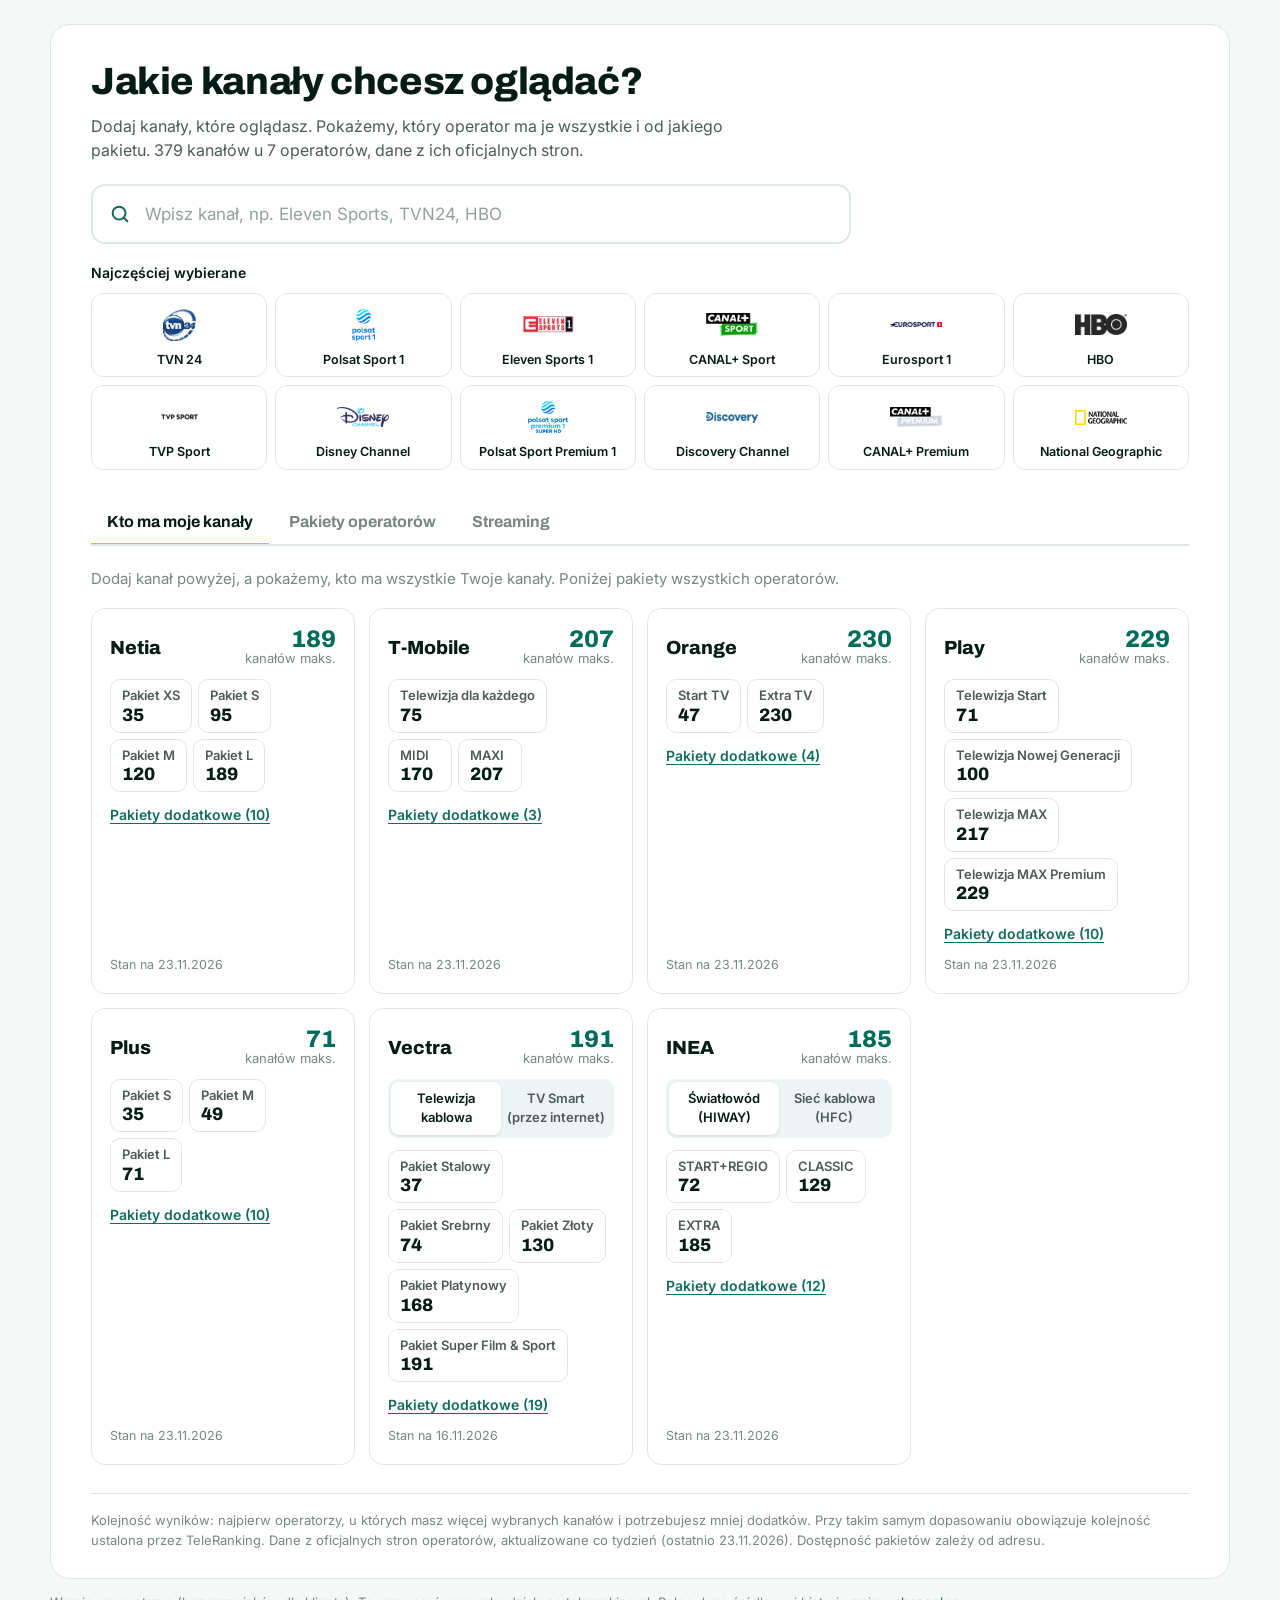
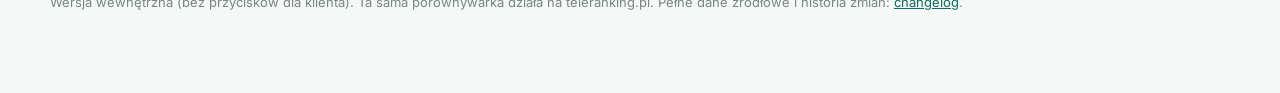
<file: index.html>
<!doctype html>
<html lang="pl">
<head>
<meta charset="utf-8">
<meta name="viewport" content="width=device-width, initial-scale=1">
<meta name="robots" content="noindex, nofollow">
<title>TeleRanking TV - baza wiedzy</title>
<link rel="preconnect" href="https://fonts.googleapis.com">
<link href="https://fonts.googleapis.com/css2?family=Archivo:wght@500;600;700;800&family=Inter:wght@400;500;600;700&display=swap" rel="stylesheet">
<link rel="stylesheet" href="kanaly-tv.css?v=4">
<style>
  body { margin: 0; background: #F4F8F7; }
  .tr-in { padding: 24px 16px 80px; }
  .tr-foot { max-width: 1180px; margin: 14px auto 0; font: 13px/1.5 Inter, sans-serif; color: #7A8584; }
  .tr-foot a { color: #136B5D; }
  @media (max-width: 760px) { .tr-in { padding: 0 0 80px; } .tr-foot { padding: 0 16px; } }
</style>
</head>
<body>
<div class="tr-in">
  <div class="trtv" data-src="public/tv.json" data-logos="public/logos/" data-cta=""
    data-op-logos='{"netia":"https://teleranking.pl/wp-content/uploads/2026/08/1-1.png","inea":"https://teleranking.pl/wp-content/uploads/2026/08/2-1.png","orange":"https://teleranking.pl/wp-content/uploads/2026/08/3-1.png","vectra":"https://teleranking.pl/wp-content/uploads/2026/08/4-1.png","play":"https://teleranking.pl/wp-content/uploads/2026/08/5-1.png","plus":"https://teleranking.pl/wp-content/uploads/2026/08/6-1.png","t-mobile":"https://teleranking.pl/wp-content/uploads/2026/08/7-1.png"}'>
    <div class="trtv-body"><h2 class="trtv-title">Jakie kanały chcesz oglądać?</h2><p class="trtv-loading">Wczytujemy listę kanałów…</p></div>
  </div>
  <p class="tr-foot">Wersja wewnętrzna (bez przycisków dla klienta). Ta sama porównywarka działa na teleranking.pl. Pełne dane źródłowe i historia zmian: <a href="data/changelog.json">changelog</a>.</p>
</div>
<script src="kanaly-tv.js?v=5"></script>
</body>
</html>
</file>
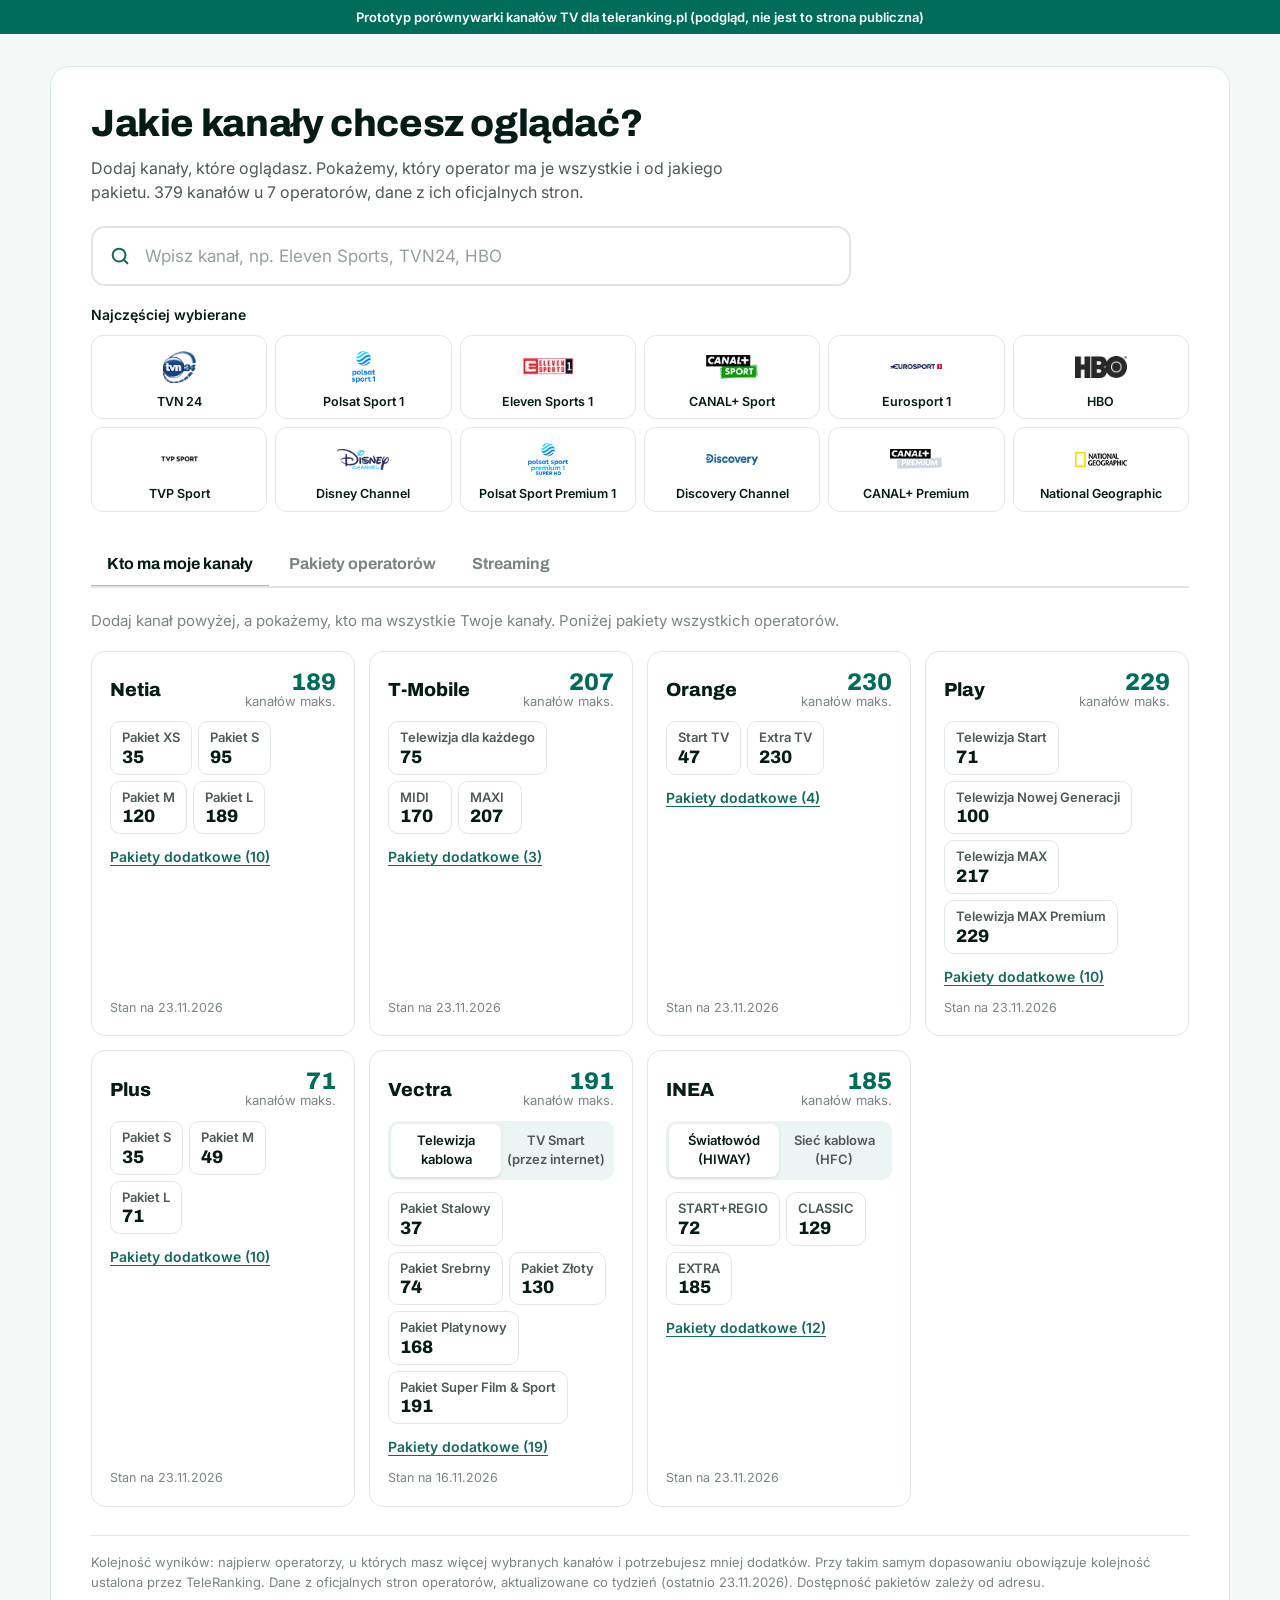
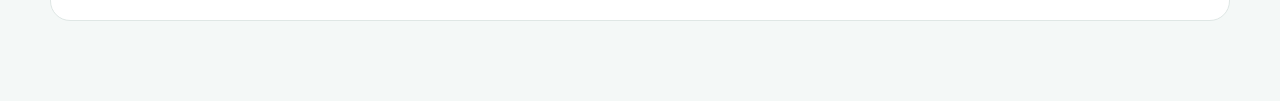
<file: proto/index.html>
<!doctype html>
<html lang="pl">
<head>
<meta charset="utf-8">
<meta name="viewport" content="width=device-width, initial-scale=1">
<meta name="robots" content="noindex, nofollow">
<title>Porównywarka kanałów TV (prototyp)</title>
<link rel="preconnect" href="https://fonts.googleapis.com">
<link href="https://fonts.googleapis.com/css2?family=Archivo:wght@500;600;700;800&family=Inter:wght@400;500;600;700&display=swap" rel="stylesheet">
<link rel="stylesheet" href="../kanaly-tv.css?v=4">
<style>
  body { margin: 0; background: #F4F8F7; }
  .proto-top { background: #006D5B; color: #fff; font: 600 13px/1.4 Inter, sans-serif; padding: 8px 16px; text-align: center; }
  .proto-wrap { padding: 32px 16px 80px; }
  @media (max-width: 760px) { .proto-wrap { padding: 16px 0 80px; } }
</style>
</head>
<body>
<div class="proto-top">Prototyp porównywarki kanałów TV dla teleranking.pl (podgląd, nie jest to strona publiczna)</div>
<div class="proto-wrap">
  <div class="trtv" data-src="../public/tv.json" data-logos="../public/logos/" data-cta="https://teleranking.pl/"
    data-op-logos='{"netia":"https://teleranking.pl/wp-content/uploads/2026/08/1-1.png","inea":"https://teleranking.pl/wp-content/uploads/2026/08/2-1.png","orange":"https://teleranking.pl/wp-content/uploads/2026/08/3-1.png","vectra":"https://teleranking.pl/wp-content/uploads/2026/08/4-1.png","play":"https://teleranking.pl/wp-content/uploads/2026/08/5-1.png","plus":"https://teleranking.pl/wp-content/uploads/2026/08/6-1.png","t-mobile":"https://teleranking.pl/wp-content/uploads/2026/08/7-1.png"}'>
    <div class="trtv-body"><h2 class="trtv-title">Jakie kanały chcesz oglądać?</h2><p class="trtv-loading">Wczytujemy listę kanałów…</p></div>
  </div>
</div>
<script src="../kanaly-tv.js?v=4"></script>
</body>
</html>
</file>
<file: kanaly-tv.css>
/* TeleRanking: porównywarka kanałów TV [teleranking_tv]. Wszystko w .trtv, działa na Finwave i GeneratePress. */
.trtv {
	--ink: #041B16;
	--txt: #4E5A58;
	--mute: #7A8584;
	--green: #136B5D;
	--green-2: #006D5B;
	--mint: #EDF5F4;
	--mint-2: #DCEBE8;
	--yellow: #F7B900;
	--amber: #B7791F;
	--amber-bg: #FFF6DB;
	--line: #DFE7E5;
	--red: #B42318;
	--r: 14px;
	--head: "Archivo", "Inter", ui-sans-serif, system-ui, -apple-system, "Segoe UI", sans-serif;
	--body: "Inter", ui-sans-serif, system-ui, -apple-system, "Segoe UI", sans-serif;
	font-family: var(--body);
	font-size: 16px;
	line-height: 1.5;
	color: var(--txt);
	max-width: 1180px;
	margin: 0 auto;
	-webkit-font-smoothing: antialiased;
}
.trtv *, .trtv *::before, .trtv *::after { box-sizing: border-box; }
.trtv button { font: inherit; color: inherit; cursor: pointer; }
.trtv :focus-visible { outline: 3px solid var(--yellow); outline-offset: 2px; border-radius: 6px; }
.trtv img { max-width: 100%; }
.trtv [hidden] { display: none !important; }
.trtv .trtv-vh { position: absolute; width: 1px; height: 1px; overflow: hidden; clip: rect(0 0 0 0); white-space: nowrap; }

.trtv-body { background: #fff; border: 1px solid var(--line); border-radius: 20px; padding: 36px 40px 28px; }
.trtv-loading { margin: 0; color: var(--mute); }
.trtv-error { margin: 0; color: var(--red); }

/* nagłówek */
.trtv .trtv-title { font-family: var(--head); font-size: clamp(26px, 3.2vw, 38px); line-height: 1.12; font-weight: 800; color: var(--ink); margin: 0 0 10px; letter-spacing: -0.01em; }
.trtv-lead { margin: 0 0 22px; max-width: 64ch; }

/* wyszukiwarka */
.trtv-find { position: relative; max-width: 760px; }
.trtv-combo { position: relative; }
.trtv-ico { position: absolute; left: 18px; top: 50%; width: 22px; height: 22px; margin-top: -11px; fill: none; stroke: var(--green); stroke-width: 2.2; stroke-linecap: round; pointer-events: none; }
.trtv .trtv-input { width: 100%; height: 60px; padding: 0 18px 0 52px; border: 2px solid var(--line); border-radius: 14px; background: #fff; font: 500 17px/1.2 var(--body); color: var(--ink); -webkit-appearance: none; appearance: none; transition: border-color .15s, box-shadow .15s; }
.trtv .trtv-input::placeholder { color: #95A09E; font-weight: 400; }
.trtv .trtv-input:focus { outline: none; border-color: var(--green); box-shadow: 0 0 0 4px rgba(19, 107, 93, .14); }
.trtv-sug { position: absolute; z-index: 30; left: 0; right: 0; top: calc(100% + 6px); margin: 0; padding: 6px; list-style: none; background: #fff; border: 1px solid var(--line); border-radius: 14px; box-shadow: 0 18px 40px rgba(4, 27, 22, .14); max-height: 380px; overflow: auto; }
.trtv-sug li { display: flex; align-items: center; gap: 12px; padding: 8px 10px; border-radius: 10px; cursor: pointer; }
.trtv-sug li[aria-selected="true"], .trtv-sug li:hover { background: var(--mint); }
.trtv-sug-n { flex: 1; font-weight: 600; color: var(--ink); }
.trtv-sug-m { font-size: 13px; color: var(--mute); white-space: nowrap; }
.trtv-sug .trtv-sug-empty { cursor: default; color: var(--mute); background: none; }

/* logotypy kanałów */
.trtv-logo { flex: none; width: 64px; height: 42px; display: inline-grid; place-items: center; border-radius: 9px; background: #fff; border: 1px solid var(--line); overflow: hidden; }
.trtv-logo img { width: 52px; height: 32px; object-fit: contain; }
.trtv-logo--txt { background: var(--mint); border-color: var(--mint-2); color: var(--green-2); font: 800 13px/1 var(--head); letter-spacing: .02em; }
.trtv-logo--sm { width: 52px; height: 36px; border-radius: 8px; }
.trtv-logo--sm img { width: 42px; height: 26px; }
.trtv-logo--xs { width: 34px; height: 24px; border-radius: 6px; font-size: 10px; }
.trtv-logo--xs img { width: 28px; height: 18px; }

/* popularne */
.trtv-pop { margin: 18px 0 0; }
.trtv-pop-lbl { display: block; font-size: 14px; font-weight: 600; color: var(--ink); margin-bottom: 10px; }
.trtv-pop-list { display: grid; grid-template-rows: repeat(2, auto); grid-auto-flow: column; grid-auto-columns: 104px; gap: 8px; overflow-x: auto; padding-bottom: 6px; scrollbar-width: thin; scroll-snap-type: x proximity; }
.trtv .trtv-popbtn { scroll-snap-align: start; display: flex; flex-direction: column; align-items: center; justify-content: flex-start; gap: 6px; width: 100%; height: 100%; padding: 10px 6px 9px; background: #fff; border: 1.5px solid var(--line); border-radius: 12px; font-size: 12.5px; font-weight: 600; line-height: 1.25; color: var(--ink); text-align: center; transition: border-color .15s, background .15s; }
.trtv .trtv-popbtn .trtv-logo { border: 0; }
.trtv .trtv-popbtn:hover { border-color: var(--green); }
.trtv .trtv-popbtn[aria-pressed="true"] { border-color: var(--green); background: var(--mint); box-shadow: inset 0 0 0 1px var(--green); }
.trtv .trtv-popbtn[aria-pressed="true"]::after { content: "Dodany"; font-size: 11px; color: var(--green); font-weight: 700; }

@media (min-width: 900px) { .trtv-pop-list { grid-auto-flow: row; grid-template-rows: none; grid-template-columns: repeat(6, minmax(0, 1fr)); overflow: visible; padding-bottom: 0; } }

/* moje kanały */
.trtv-my { display: flex; align-items: center; flex-wrap: wrap; gap: 10px 14px; margin-top: 20px; padding: 14px 16px; background: var(--mint); border-radius: 14px; }
.trtv-my-lbl { font-weight: 700; color: var(--ink); font-size: 14px; }
.trtv-chips { display: flex; flex-wrap: wrap; gap: 8px; flex: 1; }
.trtv-chip { display: inline-flex; align-items: center; gap: 8px; padding: 4px 4px 4px 5px; background: #fff; border: 1px solid var(--mint-2); border-radius: 10px; font-size: 14px; font-weight: 600; color: var(--ink); }
.trtv-chip .trtv-logo { border: 0; }
.trtv .trtv-chip-x { display: grid; place-items: center; width: 28px; height: 28px; border: 0; background: none; border-radius: 7px; color: var(--mute); }
.trtv .trtv-chip-x:hover { background: var(--mint); color: var(--red); }
.trtv-chip-x svg, .trtv-dlg-x svg { width: 16px; height: 16px; fill: none; stroke: currentColor; stroke-width: 2.4; stroke-linecap: round; }
.trtv .trtv-clear { border: 0; background: none; font-size: 14px; font-weight: 600; color: var(--green); text-decoration: underline; text-underline-offset: 3px; padding: 6px 2px; }

/* zakładki */
.trtv-tabs { display: flex; gap: 4px; margin: 30px 0 22px; border-bottom: 2px solid var(--line); overflow-x: auto; scrollbar-width: none; }
.trtv .trtv-tabs button { flex: none; border: 0; background: none; padding: 12px 16px; margin-bottom: -2px; border-bottom: 3px solid transparent; font: 700 16px/1.2 var(--head); color: var(--mute); }
.trtv .trtv-tabs button:hover { color: var(--ink); }
.trtv .trtv-tabs button[aria-selected="true"] { color: var(--ink); border-bottom-color: var(--yellow); }

.trtv .trtv-h3 { font-family: var(--head); font-size: 20px; line-height: 1.25; font-weight: 800; color: var(--ink); margin: 0 0 14px; }
.trtv .trtv-h3--muted { margin-top: 30px; font-size: 17px; color: var(--txt); }
.trtv-hint { margin: 0 0 18px; color: var(--mute); font-size: 15px; }

/* przyciski */
.trtv .trtv-btn { display: inline-flex; align-items: center; justify-content: center; min-height: 48px; padding: 12px 20px; border-radius: 10px; font: 700 15px/1.2 var(--head); text-decoration: none; border: 2px solid transparent; transition: background .15s, color .15s, border-color .15s; }
.trtv .trtv-btn--cta { background: var(--yellow); color: #00030C; }
.trtv .trtv-btn--cta:hover { background: var(--green); color: #fff; }
.trtv .trtv-btn--ghost { background: #fff; color: var(--green); border-color: var(--mint-2); }
.trtv .trtv-btn--ghost:hover { border-color: var(--green); }

/* wyniki */
.trtv-res-list { display: grid; gap: 14px; }
.trtv-res { border: 1.5px solid var(--line); border-radius: var(--r); padding: 18px 20px 18px; background: #fff; }
.trtv-res--full { border-color: #BFDCD5; }
.trtv-res--full:first-child { border-color: var(--green); box-shadow: 0 8px 26px rgba(19, 107, 93, .10); }
.trtv-res-top { display: flex; align-items: center; gap: 12px; flex-wrap: wrap; }
.trtv-oplogo { height: 30px; width: auto; max-width: 120px; object-fit: contain; }
.trtv-opname { font: 800 19px/1 var(--head); color: var(--ink); }
.trtv-line { font-size: 13px; font-weight: 600; color: var(--green-2); background: var(--mint); padding: 3px 9px; border-radius: 999px; }
.trtv-res-n { margin-left: auto; font-size: 14px; color: var(--mute); }
.trtv-v { margin: 12px 0 0; font-size: 17px; line-height: 1.4; color: var(--ink); }
.trtv-v b { font-weight: 800; }
.trtv-v--ok::before { content: ""; display: inline-block; width: 20px; height: 20px; margin: 0 8px -4px 0; border-radius: 50%; background: var(--green) url("data:image/svg+xml,%3Csvg xmlns='http://www.w3.org/2000/svg' viewBox='0 0 24 24' fill='none' stroke='%23fff' stroke-width='3' stroke-linecap='round' stroke-linejoin='round'%3E%3Cpath d='m6 12 4 4 8-8'/%3E%3C/svg%3E") center/14px no-repeat; }
.trtv-v--part { font-size: 15.5px; color: var(--red); font-weight: 600; }
.trtv-v2 { margin: 4px 0 0; font-size: 14.5px; }

/* pasek kanałów w wyniku: co jest, co w dodatku, czego brak */
.trtv-strip { display: flex; flex-wrap: wrap; gap: 8px; margin: 14px 0 0; padding: 0; list-style: none; }
.trtv-s { position: relative; }
.trtv-s--in .trtv-logo { border-color: var(--green); box-shadow: inset 0 0 0 1px var(--green); }
.trtv-s--add .trtv-logo { border: 1.5px dashed var(--amber); background: var(--amber-bg); }
.trtv-s--no .trtv-logo { opacity: .35; filter: grayscale(1); }
.trtv-s-b { position: absolute; right: -5px; top: -6px; width: 18px; height: 18px; display: grid; place-items: center; border-radius: 50%; font: 800 12px/1 var(--head); color: #fff; background: var(--amber); }
.trtv-s--no .trtv-s-b { background: var(--red); }
.trtv-res-act { display: flex; flex-wrap: wrap; gap: 10px; margin-top: 16px; }
.trtv-res--part { padding: 14px 18px; background: #FBFCFC; }
.trtv-res--part .trtv-oplogo { height: 24px; }
.trtv-res--part .trtv-v--part { margin-top: 8px; }
.trtv-res--part .trtv-res-act { margin-top: 10px; }
.trtv-res--part .trtv-btn { min-height: 40px; padding: 8px 14px; font-size: 14px; }
.trtv-empty { padding: 18px 20px; border-radius: var(--r); background: var(--amber-bg); margin-bottom: 8px; }
.trtv-empty p { margin: 0; }

/* przegląd operatorów */
.trtv-ops { display: grid; grid-template-columns: repeat(auto-fill, minmax(260px, 1fr)); gap: 14px; }
.trtv-op { border: 1.5px solid var(--line); border-radius: var(--r); padding: 18px; display: flex; flex-direction: column; gap: 12px; }
.trtv-op-top { display: flex; align-items: center; justify-content: space-between; gap: 10px; min-height: 34px; }
.trtv-op-max { font-size: 13px; color: var(--mute); text-align: right; line-height: 1.2; }
.trtv-op-max b { display: block; font: 800 24px/1 var(--head); color: var(--green-2); }
.trtv-seg { display: flex; padding: 3px; background: var(--mint); border-radius: 10px; }
.trtv .trtv-seg button { flex: 1; border: 0; background: none; border-radius: 8px; padding: 7px 6px; font-size: 13px; font-weight: 600; color: var(--txt); }
.trtv .trtv-seg button[aria-pressed="true"] { background: #fff; color: var(--ink); box-shadow: 0 1px 3px rgba(4, 27, 22, .12); }
.trtv-pk { display: flex; flex-wrap: wrap; gap: 6px; }
.trtv .trtv-pkb { display: flex; flex-direction: column; align-items: flex-start; gap: 2px; min-width: 64px; padding: 8px 11px; border: 1.5px solid var(--line); background: #fff; border-radius: 10px; font-size: 13px; font-weight: 600; color: var(--txt); text-align: left; line-height: 1.2; }
.trtv .trtv-pkb b { font: 800 18px/1 var(--head); color: var(--ink); }
.trtv .trtv-pkb:hover { border-color: var(--green); background: var(--mint); }
.trtv .trtv-link { align-self: flex-start; border: 0; background: none; padding: 0; color: var(--green); font-weight: 600; font-size: 14px; text-decoration: underline; text-underline-offset: 3px; }
.trtv-op-src { margin: auto 0 0; font-size: 12.5px; color: var(--mute); }

/* streaming */
.trtv-st { display: grid; grid-template-columns: repeat(auto-fill, minmax(320px, 1fr)); gap: 14px; }
.trtv-stc { border: 1.5px solid var(--line); border-radius: var(--r); padding: 16px 18px; }
.trtv-stc-top { display: flex; align-items: center; gap: 12px; margin-bottom: 6px; }
.trtv-stc-top .trtv-h3 { margin: 0; }
.trtv-slogo { width: 92px; height: 46px; flex: none; display: grid; place-items: center; border-radius: 10px; background: #fff; border: 1px solid var(--line); }
.trtv-slogo--dark { background: var(--ink); border-color: var(--ink); }
.trtv-slogo img { max-width: 72px; max-height: 28px; object-fit: contain; }
.trtv-stl { list-style: none; margin: 0; padding: 0; }
.trtv-stl li { display: grid; grid-template-columns: 92px 1fr; gap: 12px; padding: 12px 0; border-top: 1px solid var(--line); }
.trtv-stl-op { font-weight: 700; color: var(--ink); font-size: 15px; }
.trtv-price { margin: 0; font-weight: 700; color: var(--green-2); font-size: 15.5px; line-height: 1.4; }
.trtv-stl details { margin-top: 4px; font-size: 14px; }
.trtv-stl summary { cursor: pointer; color: var(--green); font-weight: 600; }
.trtv-stl details p { margin: 6px 0; }
.trtv-stl details a { color: var(--green); font-size: 13px; }
.trtv-stoff { margin: 8px 0 0; font-size: 13.5px; color: var(--mute); }

/* streaming: wybór serwisu + lista operatorów */
.trtv-svpick { display: grid; grid-template-columns: repeat(6, minmax(0, 1fr)); gap: 8px; margin-bottom: 20px; }
.trtv .trtv-svbtn { display: flex; flex-direction: column; align-items: center; gap: 7px; padding: 10px 6px; background: #fff; border: 1.5px solid var(--line); border-radius: 12px; font-size: 13px; font-weight: 600; line-height: 1.25; color: var(--ink); text-align: center; height: 100%; }
.trtv .trtv-svbtn:hover { border-color: var(--green); }
.trtv .trtv-svbtn[aria-pressed="true"] { border-color: var(--green); background: var(--mint); box-shadow: inset 0 0 0 1px var(--green); }
.trtv-slogo--txt { background: var(--mint); color: var(--green-2); font: 800 14px/1 var(--head); }
.trtv-slogo--lg { width: 120px; height: 60px; border-radius: 12px; }
.trtv-slogo--lg img { max-width: 96px; max-height: 38px; }
.trtv-svbox { border: 1.5px solid var(--line); border-radius: var(--r); padding: 20px 22px 8px; }
.trtv-svhead { display: flex; align-items: center; gap: 16px; padding-bottom: 16px; }
.trtv-svhead .trtv-h3 { margin: 0 0 4px; font-size: 22px; }
.trtv-svsum { margin: 0; font-size: 15px; color: var(--txt); }
.trtv-svlist { list-style: none; margin: 0; padding: 0; }
.trtv-svrow { display: grid; grid-template-columns: 200px 1fr; gap: 18px; padding: 16px 0; border-top: 1px solid var(--line); align-items: start; }
.trtv-svop { display: flex; flex-direction: column; align-items: flex-start; gap: 8px; }
.trtv-svop .trtv-oplogo { height: 26px; }
.trtv-badge { font-size: 12.5px; font-weight: 700; border-radius: 999px; padding: 3px 10px; }
.trtv-badge--ok { background: var(--green); color: #fff; }
.trtv-badge--set { background: #E5EEF7; color: #155D8A; }
.trtv-badge--paid { background: var(--amber-bg); color: #7A4E00; }
.trtv-badge--own { background: #EEF1F1; color: var(--mute); }
.trtv-svprice { margin: 0; font: 800 20px/1.25 var(--head); color: var(--ink); }
.trtv-svrow--ok .trtv-svprice { color: var(--green-2); }
.trtv-svrow--own .trtv-svprice { color: var(--mute); font-size: 17px; }
.trtv-svnote { margin: 4px 0 0; font-size: 15px; color: var(--txt); }
.trtv-svdet { margin-top: 8px; font-size: 14px; }
.trtv-svdet summary { cursor: pointer; color: var(--green); font-weight: 600; }
.trtv-svdet p { margin: 8px 0 0; line-height: 1.5; }
.trtv-svdet a { color: var(--green); }
.trtv-svbox .trtv-stoff { padding: 12px 0; border-top: 1px solid var(--line); margin: 0; }
@media (max-width: 760px) {
	.trtv-svpick { grid-template-columns: none; grid-template-rows: repeat(2, auto); grid-auto-flow: column; grid-auto-columns: 96px; overflow-x: auto; padding-bottom: 6px; }
	.trtv-svbox { padding: 16px 14px 4px; }
	.trtv-svhead { gap: 12px; }
	.trtv-slogo--lg { width: 92px; height: 48px; }
	.trtv-svrow { grid-template-columns: 1fr; gap: 8px; }
	.trtv-svop { flex-direction: row; align-items: center; justify-content: space-between; }
}

.trtv-note { margin: 28px 0 0; padding-top: 16px; border-top: 1px solid var(--line); font-size: 13px; line-height: 1.55; color: var(--mute); }

/* pasek na dole (telefon) */
.trtv-bar { position: fixed; z-index: 9990; left: 12px; right: 12px; bottom: 12px; display: flex; align-items: center; gap: 12px; padding: 10px 10px 10px 16px; background: var(--ink); color: #fff; border-radius: 14px; box-shadow: 0 12px 30px rgba(4, 27, 22, .3); font-size: 14px; }
.trtv-bar[hidden] { display: none; }
.trtv-bar-txt { flex: 1; line-height: 1.3; }
.trtv .trtv-bar-btn { border: 0; border-radius: 10px; background: var(--yellow); color: #00030C; font: 700 14px/1 var(--head); padding: 12px 14px; white-space: nowrap; }
@media (min-width: 900px) { .trtv-bar { display: none !important; } }

/* okno pakietu */
.trtv-dlg { width: min(980px, calc(100vw - 32px)); max-height: min(88vh, 900px); padding: 0; border: 0; border-radius: 20px; color: var(--txt); box-shadow: 0 30px 80px rgba(4, 27, 22, .35); }
.trtv-dlg::backdrop { background: rgba(4, 27, 22, .55); }
.trtv-dlg[open] { display: flex; flex-direction: column; }
.trtv-dlg-in { padding: 20px 26px 0; overflow: auto; display: flex; flex-direction: column; min-height: 0; }
.trtv-dlg-in > * { flex-shrink: 0; }
.trtv-dlg-head { display: flex; align-items: center; gap: 12px; padding-bottom: 14px; }
.trtv .trtv-dlg-x { margin-left: auto; width: 40px; height: 40px; display: grid; place-items: center; border: 0; border-radius: 10px; background: var(--mint); color: var(--ink); }
.trtv-dlg-pk { display: flex; flex-wrap: wrap; gap: 6px; }
.trtv .trtv-dlg-pk button { border: 1.5px solid var(--line); background: #fff; border-radius: 999px; padding: 7px 13px; font-size: 14px; font-weight: 600; color: var(--txt); }
.trtv .trtv-dlg-pk button b { color: var(--ink); margin-left: 2px; }
.trtv .trtv-dlg-pk button[aria-pressed="true"] { background: var(--green); border-color: var(--green); color: #fff; }
.trtv .trtv-dlg-pk button[aria-pressed="true"] b { color: #fff; }
.trtv-dlg-add { margin-top: 10px; }
.trtv-dlg-add summary { cursor: pointer; font-size: 14px; font-weight: 600; color: var(--green); margin-bottom: 8px; }
.trtv .trtv-dlg-t { font-family: var(--head); font-size: 26px; font-weight: 800; color: var(--ink); margin: 18px 0 10px; line-height: 1.2; }
.trtv .trtv-dlg-t span { font-family: var(--body); font-size: 16px; font-weight: 500; color: var(--mute); }
.trtv-facts { display: flex; flex-wrap: wrap; gap: 6px 18px; margin: 0 0 12px; font-size: 14px; }
.trtv-facts p { margin: 0; }
.trtv-facts details { max-width: 520px; }
.trtv-facts summary { cursor: pointer; }
.trtv-facts summary b, .trtv-facts p b { color: var(--ink); }
.trtv-facts details p { margin: 6px 0 0; color: var(--txt); }
.trtv-dlg-tools { display: flex; align-items: center; gap: 16px; flex-wrap: wrap; margin-bottom: 12px; }
.trtv .trtv-input--sm { height: 46px; max-width: 320px; padding: 0 14px; font-size: 15px; }
.trtv-only { display: inline-flex; align-items: center; gap: 8px; font-size: 14px; font-weight: 600; color: var(--ink); cursor: pointer; }
.trtv-only input { width: 18px; height: 18px; accent-color: var(--green); }
.trtv-cats { display: flex; gap: 6px; overflow-x: auto; padding-bottom: 8px; scrollbar-width: thin; }
.trtv .trtv-cats button { flex: none; border: 0; background: var(--mint); border-radius: 999px; padding: 6px 12px; font-size: 13.5px; font-weight: 600; color: var(--txt); }
.trtv .trtv-cats button b { font-weight: 700; color: var(--mute); margin-left: 3px; }
.trtv .trtv-cats button[aria-pressed="true"] { background: var(--ink); color: #fff; }
.trtv .trtv-cats button[aria-pressed="true"] b { color: #B9C7C4; }
.trtv-dlg-list { padding: 4px 0 16px; }
.trtv .trtv-cat { font: 700 15px/1.2 var(--head); color: var(--ink); margin: 16px 0 10px; }
.trtv-grid { display: grid; grid-template-columns: repeat(auto-fill, minmax(190px, 1fr)); gap: 8px; margin: 0; padding: 0; list-style: none; }
.trtv-t { display: flex; align-items: center; gap: 10px; padding: 7px 10px 7px 7px; border: 1px solid var(--line); border-radius: 11px; min-height: 56px; }
.trtv-t-n { flex: 1; font-size: 14px; font-weight: 600; color: var(--ink); line-height: 1.25; }
.trtv-q { font-size: 11px; font-weight: 700; color: var(--green-2); background: var(--mint); border-radius: 5px; padding: 2px 5px; }
.trtv-t--mine { border-color: var(--green); background: var(--mint); }
.trtv-dlg-foot { position: sticky; bottom: 0; display: flex; align-items: center; justify-content: space-between; gap: 12px; flex-wrap: wrap; margin: 0 -26px; padding: 14px 26px; background: #fff; border-top: 1px solid var(--line); font-size: 13px; color: var(--mute); }
.trtv-dlg-foot a:not(.trtv-btn) { color: var(--green); }

@media (max-width: 760px) {
	.trtv-body { padding: 22px 16px 18px; border-radius: 16px; border-left: 0; border-right: 0; }
	.trtv .trtv-input { height: 54px; font-size: 16px; }
	.trtv-pop-list { grid-auto-columns: 96px; }
	.trtv-my { display: block; padding: 12px; }
	.trtv-my-lbl { display: block; margin-bottom: 8px; }
	.trtv .trtv-clear { margin-top: 6px; }
	.trtv-res { padding: 16px 14px; }
	.trtv-res-n { margin-left: 0; width: 100%; }
	.trtv-res-act .trtv-btn { flex: 1 1 100%; }
	.trtv-stl li { grid-template-columns: 1fr; gap: 2px; }
	.trtv-dlg { width: 100vw; max-width: 100vw; max-height: 92vh; margin: auto 0 0; border-radius: 20px 20px 0 0; }
	.trtv-dlg-in { padding: 14px 14px 0; }
	.trtv-dlg-foot { margin: 0 -14px; padding: 12px 14px; }
	.trtv-dlg-foot .trtv-btn { width: 100%; }
	.trtv-grid { grid-template-columns: 1fr 1fr; }
	.trtv-t { min-height: 50px; gap: 7px; padding: 6px; }
	.trtv-t .trtv-logo { width: 48px; height: 34px; }
	.trtv-t .trtv-logo img { width: 40px; height: 24px; }
	.trtv-t-n { font-size: 13px; }
	.trtv .trtv-input--sm { max-width: none; }
}
@media (prefers-reduced-motion: reduce) { .trtv * { transition: none !important; } }
</file>
